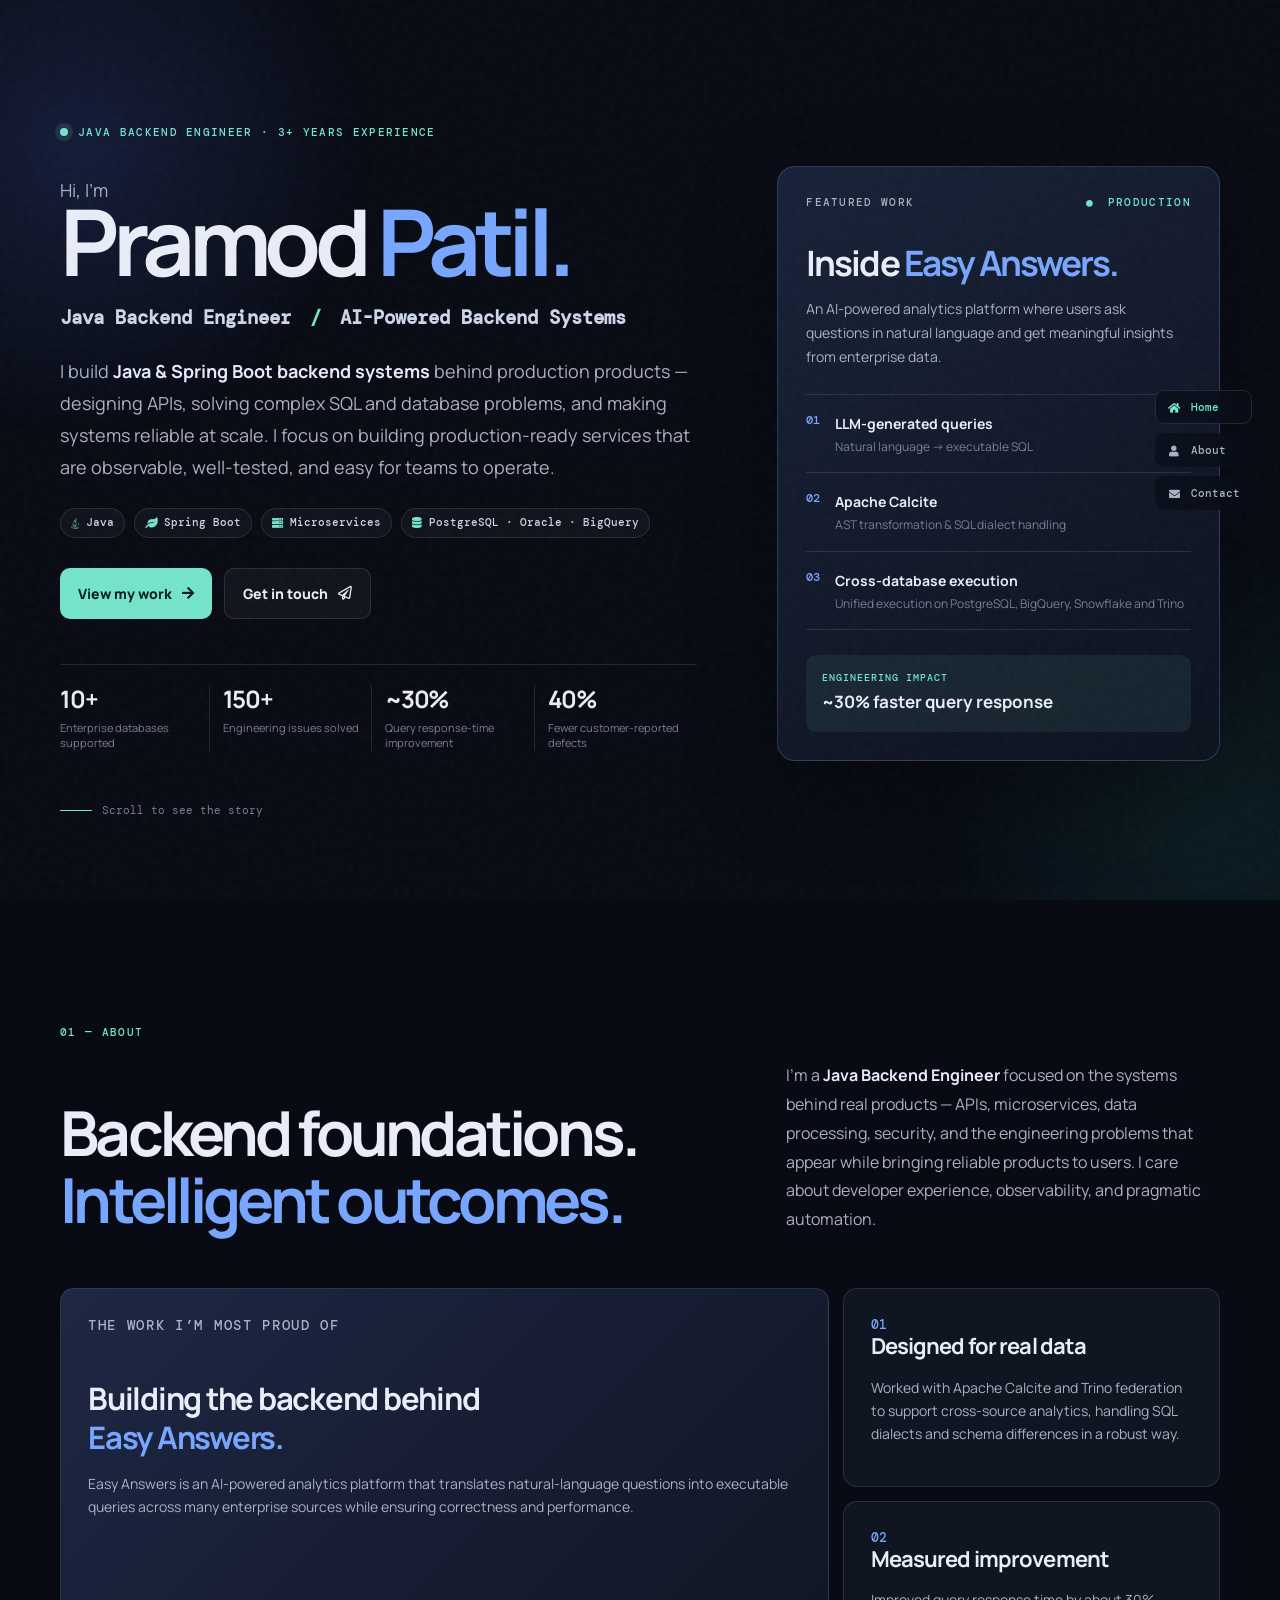
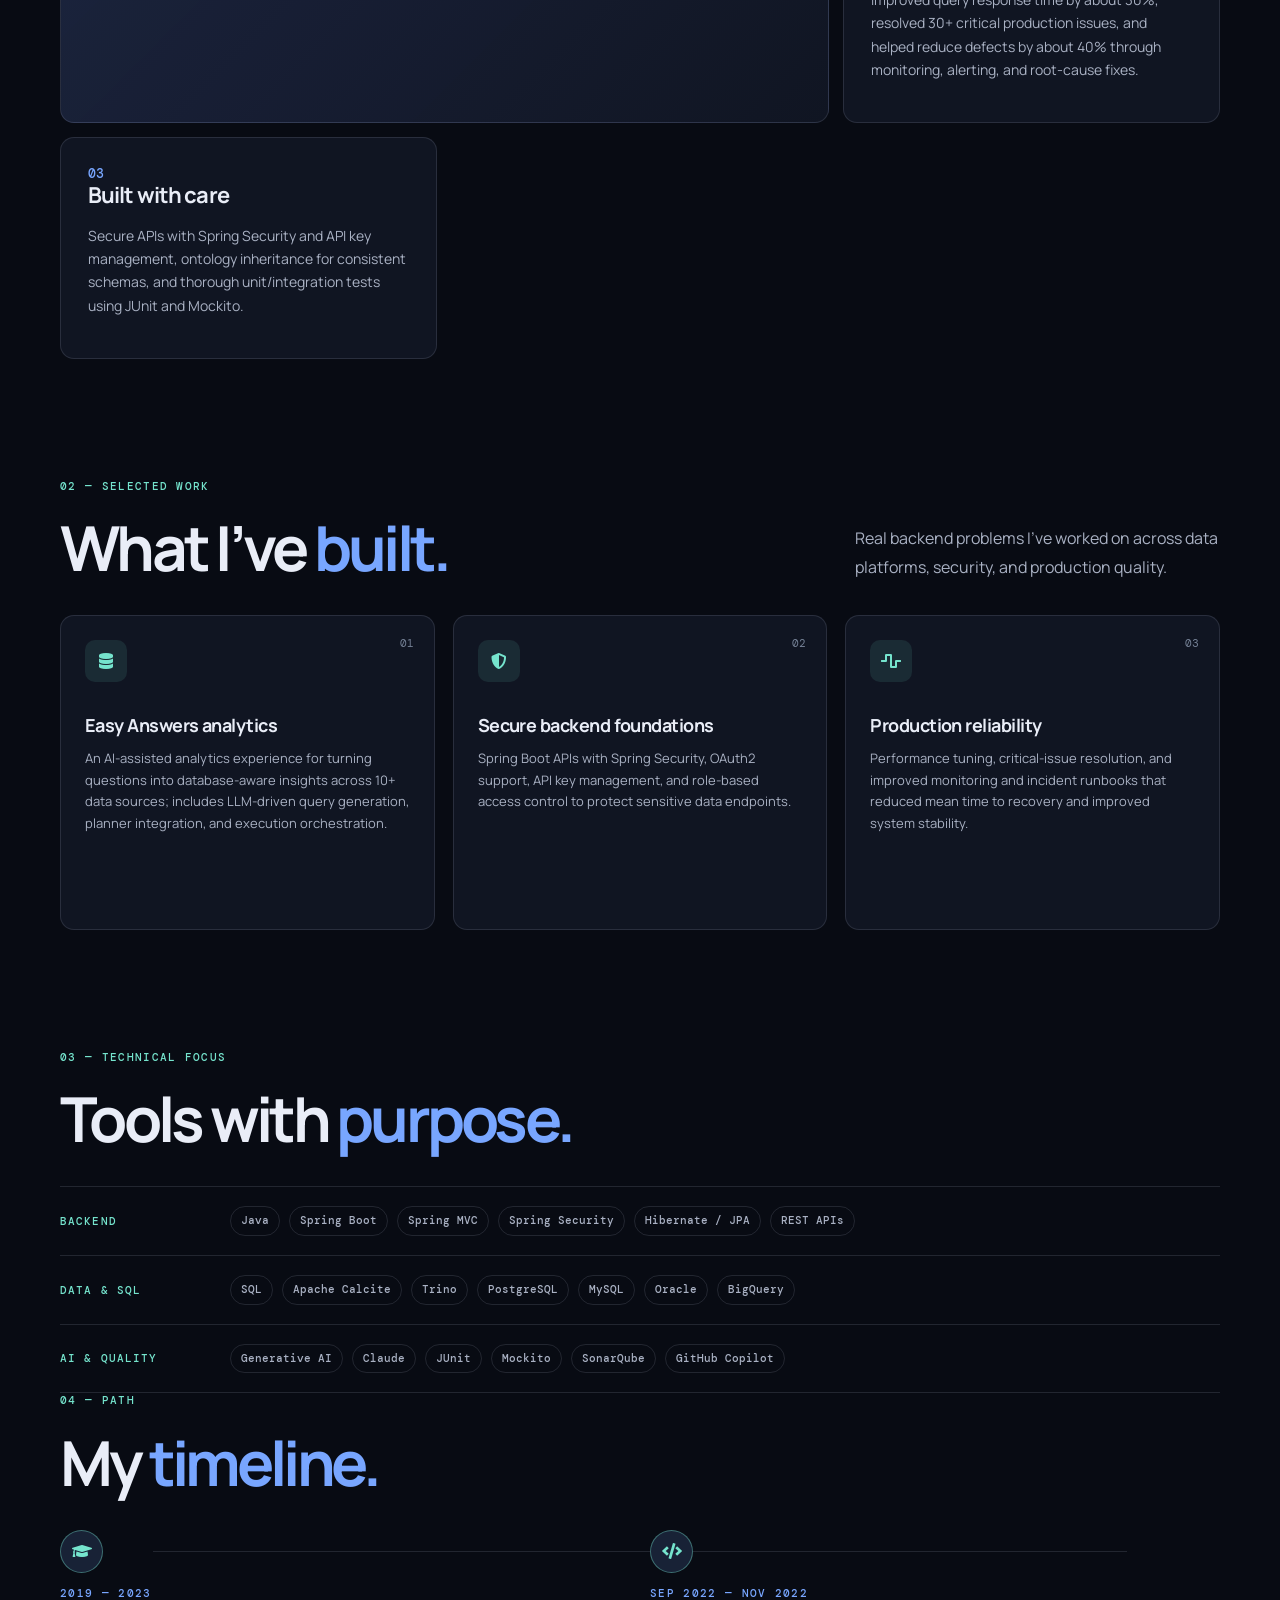
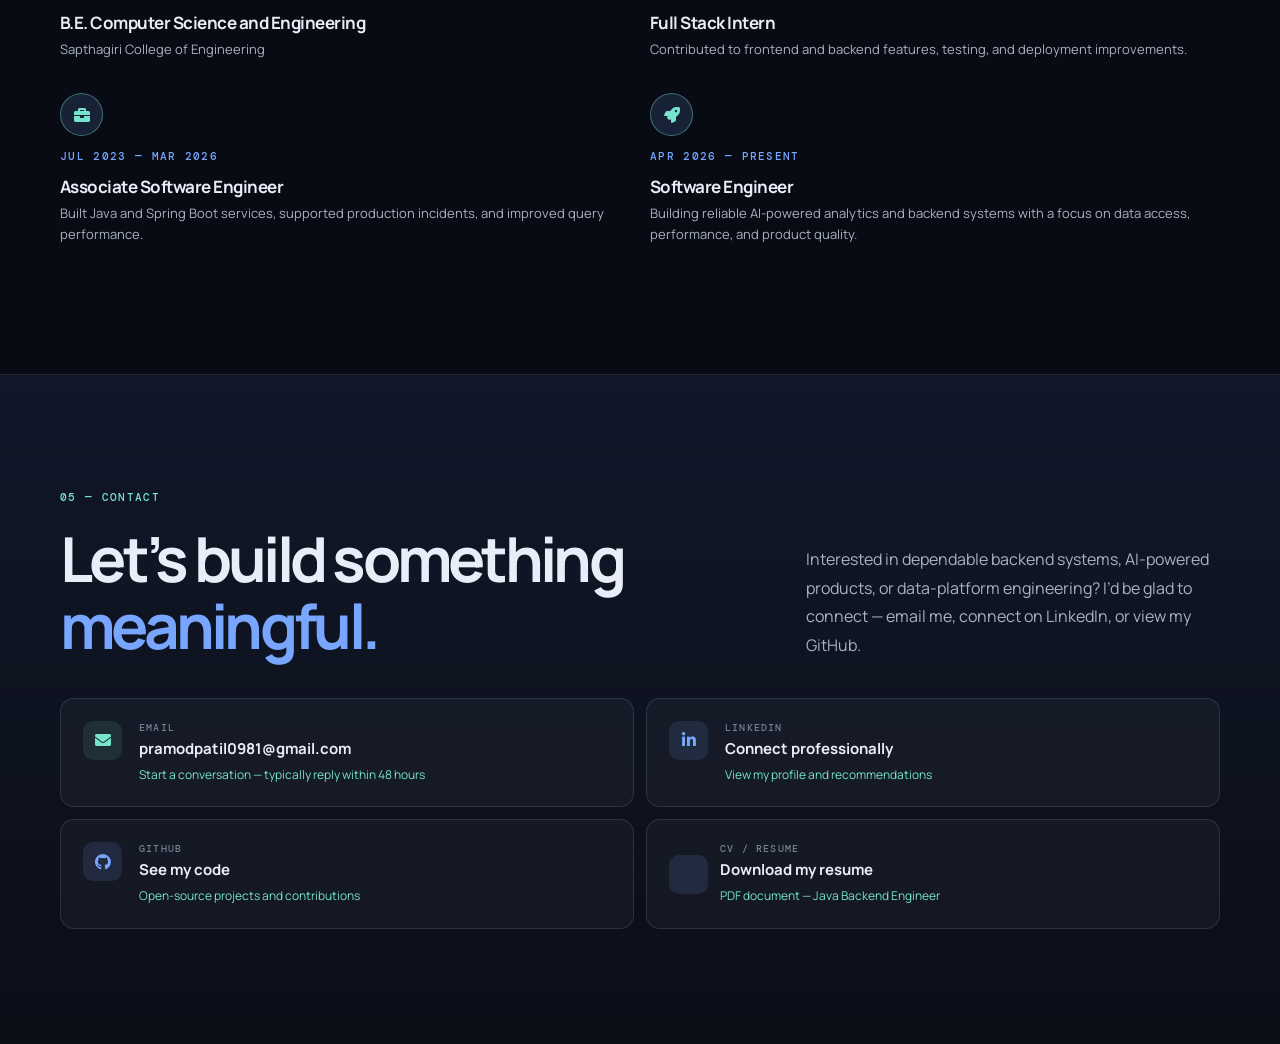
<file: index.html>
<!doctype html>
<html lang="en">
<head>
  <meta charset="utf-8">
  <meta name="viewport" content="width=device-width, initial-scale=1">
  <meta name="description" content="Pramod Patil — Java Backend Engineer building dependable backend systems, data platforms, and AI-powered experiences.">
  <title>Pramod Patil | Java Backend Engineer</title>
  <link rel="preconnect" href="https://fonts.googleapis.com">
  <link rel="preconnect" href="https://fonts.gstatic.com" crossorigin>
  <link href="https://fonts.googleapis.com/css2?family=DM+Mono:wght@400;500&family=Manrope:wght@400;500;600;700;800&display=swap" rel="stylesheet">
  <link rel="stylesheet" href="https://cdnjs.cloudflare.com/ajax/libs/font-awesome/5.15.4/css/all.min.css" integrity="sha512-1ycn6IcaQQ40/MKBW2Rhis/DbILU74C1vSrLJxCq57o941Ym01SwNsOMqvEBFlcgUa6xLiP[...]" crossorigin="anonymous" referrerpolicy="no-referrer" />
  <link rel="stylesheet" href="styles/styles.css">
  <link rel="stylesheet" href="styles/overrides.css">
</head>
<body>
  <div class="noise" aria-hidden="true"></div>

  <nav class="section-controls" aria-label="Page sections">
    <a href="#home" class="control active" data-section="home"><i class="fas fa-home"></i><span>Home</span></a>
    <a href="#about" class="control" data-section="about"><i class="fas fa-user"></i><span>About</span></a>
    <a href="#contact" class="control" data-section="contact"><i class="fas fa-envelope"></i><span>Contact</span></a>
  </nav>

  <header class="hero" id="home">
    <div class="page-shell hero-shell">
      <div class="eyebrow"><span class="status-dot"></span> Java Backend Engineer · 3+ years experience</div>
      <div class="hero-grid">
        <div class="hero-copy">
          <p class="intro">Hi, I’m</p>
          <h1>Pramod <span>Patil.</span></h1>
          <p class="hero-role">Java Backend Engineer <span>/</span> AI-Powered Backend Systems</p>
          <p class="hero-summary">I build <strong>Java &amp; Spring Boot backend systems</strong> behind production products — designing APIs, solving complex SQL and database problems, and making systems reliable at scale. I focus on building production-ready services that are observable, well-tested, and easy for teams to operate.</p>
          <div class="hero-tech" aria-label="Core technologies">
            <span><i class="fab fa-java"></i> Java</span>
            <span><i class="fas fa-leaf"></i> Spring Boot</span>
            <span><i class="fas fa-server"></i> Microservices</span>
            <span><i class="fas fa-database"></i> PostgreSQL · Oracle · BigQuery</span>
          </div>
          <div class="hero-actions">
            <a class="button button-primary" href="#about">View my work <i class="fas fa-arrow-right"></i></a>
            <a class="button button-secondary" href="#contact">Get in touch <i class="far fa-paper-plane"></i></a>
          </div>
          <div class="hero-proof" aria-label="Professional highlights">
            <div class="proof-item"><strong>10+</strong><span>Enterprise databases supported</span></div>
            <div class="proof-item"><strong>150+</strong><span>Engineering issues solved</span></div>
            <div class="proof-item"><strong>~30%</strong><span>Query response-time improvement</span></div>
            <div class="proof-item"><strong>40%</strong><span>Fewer customer-reported defects</span></div>
          </div>
        </div>

        <aside class="hero-panel" aria-label="Featured engineering work">
          <div class="panel-top"><span>FEATURED WORK</span><span class="panel-status"><i class="fas fa-circle"></i> PRODUCTION</span></div>
          <h2>Inside <span>Easy Answers.</span></h2>
          <p class="panel-description">An AI-powered analytics platform where users ask questions in natural language and get meaningful insights from enterprise data.</p>
          <div class="signal-card">
            <div class="signal-row"><span class="signal-number">01</span><div><strong>LLM-generated queries</strong><small>Natural language → executable SQL</small></div></div>
            <div class="signal-row"><span class="signal-number">02</span><div><strong>Apache Calcite</strong><small>AST transformation &amp; SQL dialect handling</small></div></div>
            <div class="signal-row"><span class="signal-number">03</span><div><strong>Cross-database execution</strong><small>Unified execution on PostgreSQL, BigQuery, Snowflake and Trino</small></div></div>
          </div>
          <div class="panel-result"><span>ENGINEERING IMPACT</span><strong>~30% faster query response</strong></div>
        </aside>
      </div>
      <a class="scroll-cue" href="#about"><span></span> Scroll to see the story</a>
    </div>
  </header>

  <main>
    <section class="section page-shell about" id="about">
      <p class="section-kicker">01 — ABOUT</p>
      <div class="about-lead">
        <h2>Backend foundations.<br><span>Intelligent outcomes.</span></h2>
        <p>I’m a <strong>Java Backend Engineer</strong> focused on the systems behind real products — APIs, microservices, data processing, security, and the engineering problems that appear while bringing reliable products to users. I care about developer experience, observability, and pragmatic automation.</p>
      </div>
      <div class="story-grid">
        <article class="story-card story-feature">
          <p class="card-eyebrow">THE WORK I’M MOST PROUD OF</p>
          <h3>Building the backend behind <span>Easy Answers.</span></h3>
          <p>Easy Answers is an AI-powered analytics platform that translates natural-language questions into executable queries across many enterprise sources while ensuring correctness and performance.</p>
        </article>
        <article class="story-card story-detail">
          <span class="card-number">01</span>
          <h3>Designed for real data</h3>
          <p>Worked with Apache Calcite and Trino federation to support cross-source analytics, handling SQL dialects and schema differences in a robust way.</p>
        </article>
        <article class="story-card story-detail">
          <span class="card-number">02</span>
          <h3>Measured improvement</h3>
          <p>Improved query response time by about 30%, resolved 30+ critical production issues, and helped reduce defects by about 40% through monitoring, alerting, and root-cause fixes.</p>
        </article>
        <article class="story-card story-detail">
          <span class="card-number">03</span>
          <h3>Built with care</h3>
          <p>Secure APIs with Spring Security and API key management, ontology inheritance for consistent schemas, and thorough unit/integration tests using JUnit and Mockito.</p>
        </article>
      </div>

      <div class="section-heading built-heading">
        <div><p class="section-kicker">02 — SELECTED WORK</p><h2>What I’ve <span>built.</span></h2></div>
        <p>Real backend problems I’ve worked on across data platforms, security, and production quality.</p>
      </div>

      <div class="project-grid">
        <article class="project-card project-primary">
          <span class="project-index">01</span>
          <div class="project-icon"><i class="fas fa-database"></i></div>
          <h3>Easy Answers analytics</h3>
          <p>An AI-assisted analytics experience for turning questions into database-aware insights across 10+ data sources; includes LLM-driven query generation, planner integration, and execution orchestration.</p>
        </article>
        <article class="project-card">
          <span class="project-index">02</span>
          <div class="project-icon"><i class="fas fa-shield-alt"></i></div>
          <h3>Secure backend foundations</h3>
          <p>Spring Boot APIs with Spring Security, OAuth2 support, API key management, and role-based access control to protect sensitive data endpoints.</p>
        </article>
        <article class="project-card">
          <span class="project-index">03</span>
          <div class="project-icon"><i class="fas fa-wave-square"></i></div>
          <h3>Production reliability</h3>
          <p>Performance tuning, critical-issue resolution, and improved monitoring and incident runbooks that reduced mean time to recovery and improved system stability.</p>
        </article>
      </div>

      <div class="focus-section">
        <div class="section-heading"><div><p class="section-kicker">03 — TECHNICAL FOCUS</p><h2>Tools with <span>purpose.</span></h2></div></div>
        <div class="focus-grid">
          <div class="focus-row">
            <p>BACKEND</p>
            <div class="chips"><span>Java</span><span>Spring Boot</span><span>Spring MVC</span><span>Spring Security</span><span>Hibernate / JPA</span><span>REST APIs</span></div>
          </div>
          <div class="focus-row">
            <p>DATA &amp; SQL</p>
            <div class="chips"><span>SQL</span><span>Apache Calcite</span><span>Trino</span><span>PostgreSQL</span><span>MySQL</span><span>Oracle</span><span>BigQuery</span></div>
          </div>
          <div class="focus-row">
            <p>AI &amp; QUALITY</p>
            <div class="chips"><span>Generative AI</span><span>Claude</span><span>JUnit</span><span>Mockito</span><span>SonarQube</span><span>GitHub Copilot</span></div>
          </div>
        </div>
      </div>

      <div class="timeline-section">
        <div class="section-heading"><div><p class="section-kicker">04 — PATH</p><h2>My <span>timeline.</span></h2></div></div>
        <div class="timeline">
          <article class="timeline-item">
            <div class="timeline-icon"><i class="fas fa-graduation-cap"></i></div>
            <p class="timeline-date">2019 — 2023</p>
            <h3>B.E. Computer Science and Engineering</h3>
            <p>Sapthagiri College of Engineering</p>
          </article>
          <article class="timeline-item">
            <div class="timeline-icon"><i class="fas fa-code"></i></div>
            <p class="timeline-date">SEP 2022 — NOV 2022</p>
            <h3>Full Stack Intern</h3>
            <p>Contributed to frontend and backend features, testing, and deployment improvements.</p>
          </article>
          <article class="timeline-item">
            <div class="timeline-icon"><i class="fas fa-briefcase"></i></div>
            <p class="timeline-date">JUL 2023 — MAR 2026</p>
            <h3>Associate Software Engineer</h3>
            <p>Built Java and Spring Boot services, supported production incidents, and improved query performance.</p>
          </article>
          <article class="timeline-item">
            <div class="timeline-icon"><i class="fas fa-rocket"></i></div>
            <p class="timeline-date">APR 2026 — PRESENT</p>
            <h3>Software Engineer</h3>
            <p>Building reliable AI-powered analytics and backend systems with a focus on data access, performance, and product quality.</p>
          </article>
        </div>
      </div>
    </div>
  </section>

  <section class="contact section" id="contact">
    <div class="page-shell">
      <p class="section-kicker">05 — CONTACT</p>
      <div class="contact-lead"><h2>Let’s build something <span>meaningful.</span></h2>
      <p>Interested in dependable backend systems, AI-powered products, or data-platform engineering? I’d be glad to connect — email me, connect on LinkedIn, or view my GitHub.</p></div>
      <div class="contact-grid">
        <a class="contact-card contact-email" href="mailto:pramodpatil0981@gmail.com"><i class="fas fa-envelope"></i><div><span>EMAIL</span><strong>pramodpatil0981@gmail.com</strong><small>Start a conversation — typically reply within 48 hours</small></div></a>
        <a class="contact-card" href="https://www.linkedin.com/in/pramod-patil-799934229" target="_blank" rel="noopener"><i class="fab fa-linkedin-in"></i><div><span>LINKEDIN</span><strong>Connect professionally</strong><small>View my profile and recommendations</small></div></a>
        <a class="contact-card" href="https://github.com/pramod19281928" target="_blank" rel="noopener"><i class="fab fa-github"></i><div><span>GITHUB</span><strong>See my code</strong><small>Open-source projects and contributions</small></div></a>
        <a class="contact-card" href="assets/cv/Pramod_Patil_JavaBackend.pdf" download><i class="fas fa-file-arrow-down"></i><div><span>CV / RESUME</span><strong>Download my resume</strong><small>PDF document — Java Backend Engineer</small></div></a>
      </div>
    </div>
  </section>
</main>
<script src="app.js"></script>
</body>
</html>
</file>
<file: styles/styles.css>
:root{--ink:#e9edf7;--muted:#a9b1c3;--subtle:#748095;--bg:#080b13;--surface:#101522;--surface-2:#151b2a;--line:rgba(220,230,255,.12);--blue:#78a6ff;--aqua:#75e4cd;--violet:#ad96ff;--mono:"DM Mono",monospace;--sans:"Manrope",sans-serif}*{box-sizing:border-box}html{scroll-behavior:smooth}body{margin:0;background:var(--bg);color:var(--ink);font-family:var(--sans);font-size:16px;line-height:1.65;overflow-x:hidden}.noise{position:fixed;inset:0;pointer-events:none;z-index:9;opacity:.035;background-image:url("data:image/svg+xml,%3Csvg viewBox='0 0 180 180' xmlns='http://www.w3.org/2000/svg'%3E%3Cfilter id='n'%3E%3CfeTurbulence type='fractalNoise' baseFrequency='.8' numOctaves='4' stitchTiles='stitch'/%3E%3C/filter%3E%3Crect width='100%25' height='100%25' filter='url(%23n)' opacity='.9'/%3E%3C/svg%3E")}.page-shell{width:min(1160px,calc(100% - 96px));margin:auto}.hero{min-height:100vh;display:grid;align-items:center;position:relative;isolation:isolate;overflow:hidden}.hero:before,.hero:after{content:"";position:absolute;border-radius:50%;filter:blur(2px);z-index:-1}.hero:before{width:600px;height:600px;background:radial-gradient(circle,rgba(81,105,226,.18),transparent 68%);left:-220px;top:-150px}.hero:after{width:640px;height:640px;background:radial-gradient(circle,rgba(38,183,170,.1),transparent 66%);right:-260px;bottom:-250px}.hero-shell{padding:90px 0 48px}.eyebrow,.section-kicker,.panel-top,.card-eyebrow,.timeline-date,.contact-card span{font:500 11px/1.3 var(--mono);letter-spacing:.12em;color:var(--aqua);text-transform:uppercase}.eyebrow{display:flex;align-items:center;gap:10px}.status-dot{width:8px;height:8px;border-radius:50%;background:var(--aqua);box-shadow:0 0 0 5px rgba(117,228,205,.12)}.hero-grid{display:grid;grid-template-columns:minmax(0,1.18fr) minmax(350px,.82fr);gap:80px;align-items:center;margin-top:27px}.intro{font-size:18px;margin:0 0 -10px;color:var(--muted)}h1,h2,h3,p{margin-top:0}h1{font-size:clamp(54px,7.2vw,98px);line-height:.98;letter-spacing:-.07em;margin:0 0 19px}h1 span,h2 span,h3 span{color:var(--blue)}.hero-role{font:600 clamp(15px,1.45vw,19px)/1.5 var(--mono);color:#ced6e9;margin-bottom:22px}.hero-role>span{color:var(--aqua);padding:0 8px}.hero-summary{font-size:18px;line-height:1.78;color:var(--muted);max-width:660px;margin-bottom:25px}.hero-summary strong,.about-lead strong,.story-card strong{color:#e5eaff;font-weight:700}.hero-tech,.tags,.chips{display:flex;flex-wrap:wrap;gap:9px}.hero-tech{margin-bottom:30px}.hero-tech span,.tags span,.chips span{display:inline-flex;align-items:center;gap:7px;border:1px solid var(--line);background:rgba(255,255,255,.035);border-radius:999px;padding:7px 10px;color:#cad4e8;font:500 11px/1.25 var(--mono)}.hero-tech i{color:var(--aqua)}.hero-actions{display:flex;gap:12px;flex-wrap:wrap}.button{display:inline-flex;gap:10px;align-items:center;padding:13px 18px;border-radius:10px;text-decoration:none;font-size:14px;font-weight:800;transition:.2s transform,.2s background,.2s border-color}.button:hover{transform:translateY(-3px)}.button-primary{background:var(--aqua);color:#08201e}.button-secondary{color:var(--ink);border:1px solid var(--line);background:rgba(255,255,255,.04)}.hero-proof{display:grid;grid-template-columns:repeat(4,1fr);margin-top:45px;border-top:1px solid var(--line);padding-top:20px;gap:13px}.proof-item{padding-right:12px;border-right:1px solid var(--line)}.proof-item:last-child{border:0}.proof-item strong{display:block;color:var(--ink);font-size:24px;letter-spacing:-.05em;line-height:1.2}.proof-item span{display:block;color:var(--subtle);font-size:11px;line-height:1.45;margin-top:6px}.hero-panel{border:1px solid rgba(144,168,255,.22);padding:28px;background:linear-gradient(145deg,rgba(26,36,59,.92),rgba(13,18,30,.92));border-radius:18px;box-shadow:0 30px 90px rgba(0,0,0,.32)}.panel-top{display:flex;justify-content:space-between;color:var(--muted)}.panel-status{color:var(--aqua)}.panel-status i{font-size:7px;margin-right:5px}.hero-panel h2{font-size:35px;letter-spacing:-.055em;line-height:1.12;margin:35px 0 14px}.panel-description{color:var(--muted);font-size:14px;line-height:1.7}.signal-card{margin:25px 0;border-top:1px solid var(--line)}.signal-row{display:flex;gap:15px;padding:17px 0;border-bottom:1px solid var(--line)}.signal-number{font:500 12px var(--mono);color:var(--blue)}.signal-row strong,.signal-row small{display:block}.signal-row strong{font-size:14px}.signal-row small{margin-top:3px;color:var(--subtle);font-size:12px;line-height:1.45}.panel-result{padding:16px;background:rgba(117,228,205,.08);border-radius:10px}.panel-result span,.panel-result strong{display:block}.panel-result span{color:var(--aqua);font:500 10px var(--mono);letter-spacing:.1em}.panel-result strong{font-size:17px;margin-top:4px}.scroll-cue{display:flex;align-items:center;gap:10px;margin-top:42px;color:var(--subtle);text-decoration:none;font:11px var(--mono)}.scroll-cue span{width:32px;height:1px;background:var(--aqua)}.section{padding:115px 0}.about{padding-top:125px}.section-kicker{margin-bottom:22px}.about-lead{display:grid;grid-template-columns:1.1fr .75fr;gap:90px;align-items:end;margin-bottom:54px}.about h2,.section-heading h2,.contact h2{font-size:clamp(36px,5vw,62px);line-height:1.08;letter-spacing:-.06em;margin:0}.about-lead>p,.section-heading>p,.contact-lead>p{color:var(--muted);font-size:16px;line-height:1.8;margin:0}.story-grid{display:grid;grid-template-columns:repeat(3,1fr);gap:14px}.story-card{border:1px solid var(--line);border-radius:14px;background:var(--surface);padding:27px}.story-feature{grid-row:span 2;grid-column:span 2;background:linear-gradient(135deg,rgba(34,44,76,.86),var(--surface));min-height:390px}.card-eyebrow{color:var(--aqua);margin-bottom:45px}.story-card h3{font-size:22px;line-height:1.25;letter-spacing:-.04em;margin-bottom:15px}.story-card p{color:var(--muted);font-size:14px}.story-feature h3{font-size:31px;max-width:440px}.card-number{color:var(--blue);font:500 13px var(--mono)}.story-detail{display:flex;flex-direction:column;justify-content:end}.built-heading,.focus-section,.timeline-heading{margin-top:120px}.section-heading{display:flex;justify-content:space-between;align-items:end;gap:35px;margin-bottom:33px}.section-heading>p{max-width:365px}.project-grid{display:grid;grid-template-columns:repeat(4,1fr);gap:14px}.project-card{border:1px solid var(--line);background:var(--surface);border-radius:14px;padding:24px;min-height:315px;display:flex;flex-direction:column;position:relative;transition:.25s transform,.25s border-color,.25s background}.project-card:hover{transform:translateY(-6px);border-color:rgba(117,228,205,.48);background:#141b2b}.project-index{position:absolute;top:20px;right:20px;color:var(--subtle);font:11px var(--mono)}.project-icon{width:42px;height:42px;display:grid;place-items:center;border-radius:10px;background:rgba(117,228,205,.1);color:var(--aqua);margin-bottom:32px}.project-card h3{font-size:18px;line-height:1.3;letter-spacing:-.03em;margin-bottom:11px}.project-card p{color:var(--muted);font-size:13px;line-height:1.65}.tags{margin-top:auto;padding-top:15px}.tags span{font-size:10px;padding:6px 8px}.focus-grid{border-top:1px solid var(--line)}.focus-row{display:grid;grid-template-columns:150px 1fr;gap:20px;padding:19px 0;border-bottom:1px solid var(--line);align-items:center}.focus-row>p{font:500 11px var(--mono);letter-spacing:.1em;color:var(--aqua);margin:0}.chips span{color:var(--muted);background:transparent}.timeline{display:grid;grid-template-columns:repeat(4,1fr);gap:16px;position:relative}.timeline:before{content:"";position:absolute;left:8%;right:8%;top:21px;height:1px;background:var(--line)}.timeline-item{position:relative;padding-top:56px}.timeline-icon{position:absolute;top:0;width:43px;height:43px;border-radius:50%;display:grid;place-items:center;color:var(--aqua);background:#182236;border:1px solid rgba(117,228,205,.4)}.timeline-date{color:var(--blue);margin-bottom:12px}.timeline-item h3{font-size:17px;line-height:1.3;letter-spacing:-.03em;margin-bottom:5px}.timeline-place{font-size:13px;color:#ccd5e8!important}.timeline-item p:not(.timeline-date){color:var(--muted);font-size:13px;line-height:1.65}.contact{border-top:1px solid var(--line);background:linear-gradient(180deg,rgba(30,42,75,.4),#0b0e17)}.contact-lead{display:grid;grid-template-columns:1.25fr .75fr;gap:55px;align-items:end;margin-bottom:38px}.contact-grid{display:grid;grid-template-columns:repeat(2,1fr);gap:14px}.contact-card{display:flex;gap:17px;align-items:flex-start;text-decoration:none;color:var(--ink);border:1px solid var(--line);background:rgba(255,255,255,.035);border-radius:14px;padding:22px;transition:.2s transform,.2s border-color}.contact-card:hover{transform:translateY(-4px);border-color:var(--blue)}.contact-card>i{width:39px;height:39px;display:grid;place-items:center;background:rgba(120,166,255,.12);border-radius:10px;color:var(--blue)}.contact-email>i{color:var(--aqua);background:rgba(117,228,205,.1)}.contact-card span,.contact-card strong,.contact-card small{display:block}.contact-card span{color:var(--subtle);font-size:10px}.contact-card strong{font-size:15px;margin:3px 0}.contact-card small{color:var(--aqua);font-size:12px}.contact-card small i{font-size:9px;margin-left:5px}.section-controls{position:fixed;right:28px;top:50%;transform:translateY(-50%);display:grid;gap:9px;z-index:10}.control{display:flex;align-items:center;gap:10px;padding:9px 11px;border-radius:9px;border:1px solid transparent;text-decoration:none;color:var(--muted);background:rgba(10,14,25,.75);backdrop-filter:blur(10px);font:500 11px var(--mono);transition:.2s}.control i{width:14px;text-align:center}.control:hover,.control.active{color:var(--aqua);border-color:var(--line)}
@media(max-width:1120px){.page-shell{width:min(940px,calc(100% - 72px))}.hero-grid{gap:45px}.project-grid{grid-template-columns:repeat(2,1fr)}.timeline{grid-template-columns:repeat(2,1fr);row-gap:36px}.timeline:before{display:none}.timeline-item{padding-top:54px}.section-controls{right:16px}.control span{display:none}.control{width:38px;height:38px;justify-content:center;padding:0}}
@media(max-width:760px){.page-shell{width:calc(100% - 40px)}.hero{min-height:auto}.hero-shell{padding:82px 0 36px}.hero-grid,.about-lead,.contact-lead{grid-template-columns:1fr;gap:27px}.hero-panel{padding:22px}.hero-panel h2{font-size:29px;margin-top:28px}.hero-proof{grid-template-columns:repeat(2,1fr);gap:19px}.proof-item:nth-child(2){border-right:0}.proof-item:nth-child(-n+2){padding-bottom:16px;border-bottom:1px solid var(--line)}.proof-item strong{font-size:22px}.scroll-cue{margin-top:31px}.section,.about{padding:80px 0}.about-lead{margin-bottom:34px}.story-grid{grid-template-columns:1fr}.story-feature{grid-column:auto;grid-row:auto;min-height:0}.card-eyebrow{margin-bottom:31px}.story-feature h3{font-size:27px}.built-heading,.focus-section,.timeline-heading{margin-top:75px}.section-heading{display:block}.section-heading>p{margin-top:15px}.project-grid{grid-template-columns:1fr}.project-card{min-height:270px}.focus-row{grid-template-columns:1fr;gap:11px}.timeline{grid-template-columns:1fr;gap:20px}.timeline-item{padding:13px 0 5px 57px;min-height:115px}.timeline-icon{left:0;top:7px}.contact-grid{grid-template-columns:1fr}.section-controls{position:fixed;right:50%;top:auto;bottom:16px;transform:translateX(50%);grid-auto-flow:column;grid-template-columns:repeat(3,auto);padding:6px;border:1px solid var(--line);border-radius:13px;background:rgba(9,12,21,.86)}.control{background:transparent;border:0;width:auto;height:35px;padding:0 10px}.control span{display:inline}.contact{padding-bottom:105px}}
</file>
<file: styles/overrides.css>
:root{
  --override-gap: 18px;
}

/* Small safe overrides to restore layout when wrapper classes changed */
.page-shell, .hero, .section {
  box-sizing: border-box;
}

/* Ensure alternate wrappers behave like original layout hooks */
.container.header, .container.header.active, .container.about {
  display: block;
  width: 100%;
}
.container.header > .hero-shell, .container.about > .section-wrap {
  max-width: 1160px;
  margin: 0 auto;
  padding: 28px 18px;
}

/* Project / timeline adjustments */
.project-grid {
  gap: var(--override-gap);
  align-items: start;
  display: grid;
  grid-template-columns: repeat(3, 1fr);
}
.timeline {
  gap: 20px;
  display: grid;
  grid-template-columns: repeat(2, 1fr);
}

/* Contact CV anchor visibility */
.contact-grid {
  gap: 12px;
}
.contact-card[download] {
  display: inline-flex;
  align-items: center;
  gap: 12px;
}

/* Mobile fallback */
@media (max-width: 760px) {
  .project-grid { grid-template-columns: 1fr; }
  .timeline { grid-template-columns: 1fr; }
  .page-shell { padding: 24px; }
}
</file>
